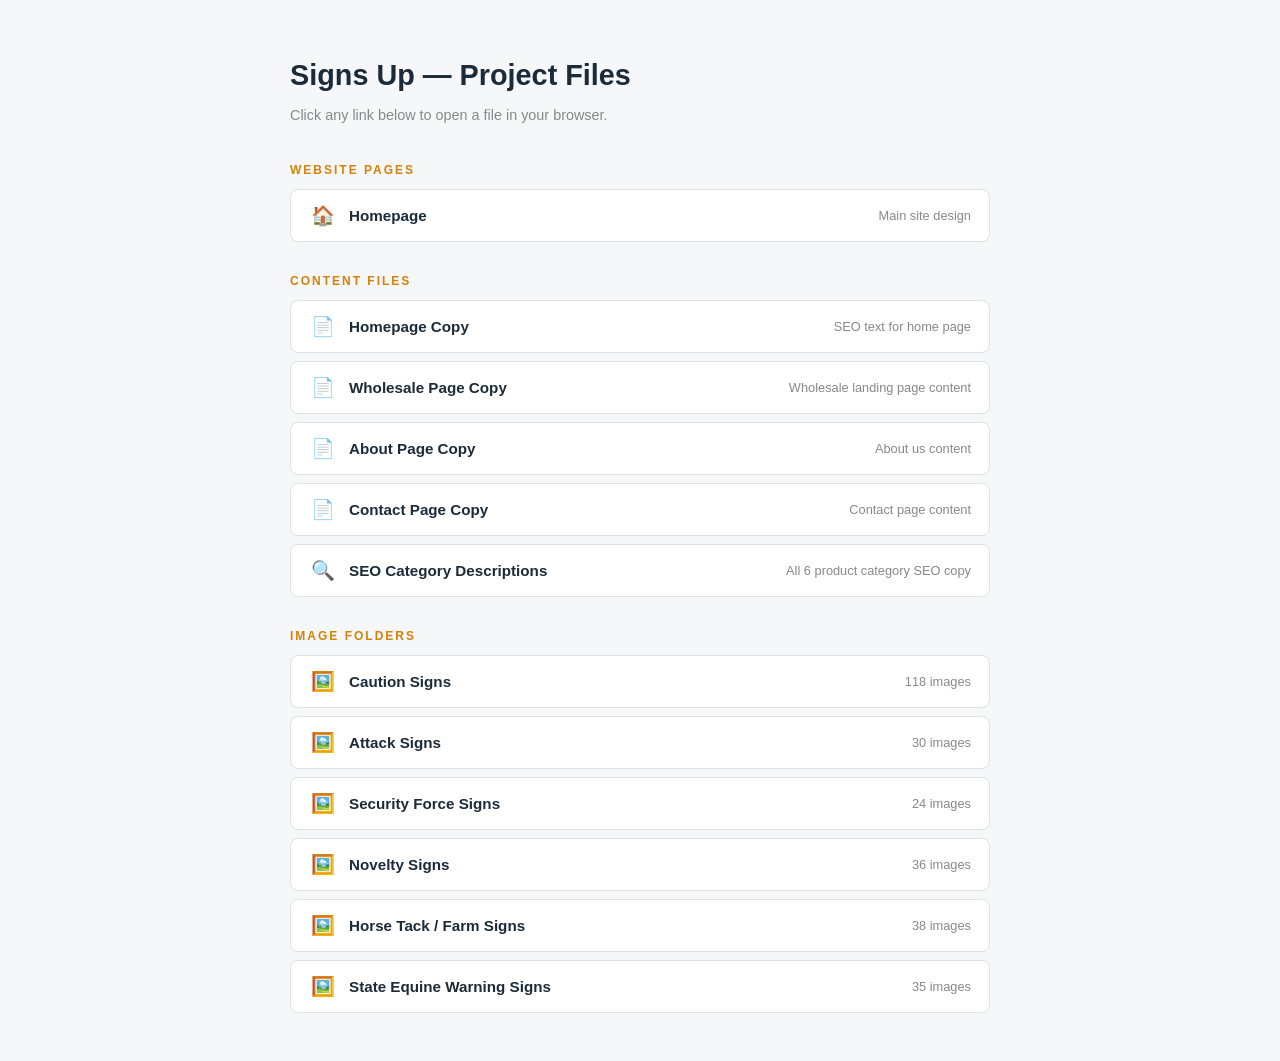
<file: START-HERE.html>
<!DOCTYPE html>
<html lang="en">
<head>
  <meta charset="UTF-8" />
  <meta name="viewport" content="width=device-width, initial-scale=1.0" />
  <title>Signs Up — Project Files</title>
  <style>
    body { font-family: Arial, sans-serif; background: #F5F7F9; color: #333; margin: 0; padding: 40px 24px; }
    .wrap { max-width: 700px; margin: 0 auto; }
    h1 { font-size: 1.8rem; color: #1C2B3A; margin-bottom: 4px; }
    .sub { color: #888; font-size: 0.9rem; margin-bottom: 40px; }
    h2 { font-size: 0.75rem; font-weight: 700; letter-spacing: 2px; text-transform: uppercase; color: #D4820A; margin: 32px 0 12px; }
    .link-list { list-style: none; padding: 0; margin: 0; }
    .link-list li { margin-bottom: 8px; }
    .link-list a {
      display: flex; align-items: center; gap: 12px;
      background: #fff; border: 1px solid #E0E0E0; border-radius: 8px;
      padding: 14px 18px; text-decoration: none; color: #1C2B3A;
      font-size: 0.95rem; font-weight: 600; transition: all 0.2s;
    }
    .link-list a:hover { border-color: #D4820A; box-shadow: 0 4px 12px rgba(0,0,0,0.08); transform: translateX(4px); color: #D4820A; }
    .link-list a span.icon { font-size: 1.2rem; width: 28px; text-align: center; }
    .link-list a span.desc { font-size: 0.8rem; color: #888; font-weight: 400; margin-left: auto; }
  </style>
</head>
<body>
<div class="wrap">

  <h1>Signs Up — Project Files</h1>
  <p class="sub">Click any link below to open a file in your browser.</p>

  <h2>Website Pages</h2>
  <ul class="link-list">
    <li><a href="index.html"><span class="icon">🏠</span> Homepage <span class="desc">Main site design</span></a></li>
  </ul>

  <h2>Content Files</h2>
  <ul class="link-list">
    <li><a href="content/homepage.html"><span class="icon">📄</span> Homepage Copy <span class="desc">SEO text for home page</span></a></li>
    <li><a href="content/wholesale-page.html"><span class="icon">📄</span> Wholesale Page Copy <span class="desc">Wholesale landing page content</span></a></li>
    <li><a href="content/about-page.html"><span class="icon">📄</span> About Page Copy <span class="desc">About us content</span></a></li>
    <li><a href="content/contact-page.html"><span class="icon">📄</span> Contact Page Copy <span class="desc">Contact page content</span></a></li>
    <li><a href="content/seo-category-descriptions.html"><span class="icon">🔍</span> SEO Category Descriptions <span class="desc">All 6 product category SEO copy</span></a></li>
  </ul>

  <h2>Image Folders</h2>
  <ul class="link-list">
    <li><a href="images/caution-signs/685320110013_2_3.jpg"><span class="icon">🖼️</span> Caution Signs <span class="desc">118 images</span></a></li>
    <li><a href="images/attack-signs/685320160247_1.jpg"><span class="icon">🖼️</span> Attack Signs <span class="desc">30 images</span></a></li>
    <li><a href="images/security-force/68532022117.jpg"><span class="icon">🖼️</span> Security Force Signs <span class="desc">24 images</span></a></li>
    <li><a href="images/novelty-signs/Red_Neck_Area.jpg"><span class="icon">🖼️</span> Novelty Signs <span class="desc">36 images</span></a></li>
    <li><a href="images/horse-tack/685320310093.jpg"><span class="icon">🖼️</span> Horse Tack / Farm Signs <span class="desc">38 images</span></a></li>
    <li><a href="images/state-equine-warning/685320300018.jpg"><span class="icon">🖼️</span> State Equine Warning Signs <span class="desc">35 images</span></a></li>
  </ul>

</div>
</body>
</html>
</file>
